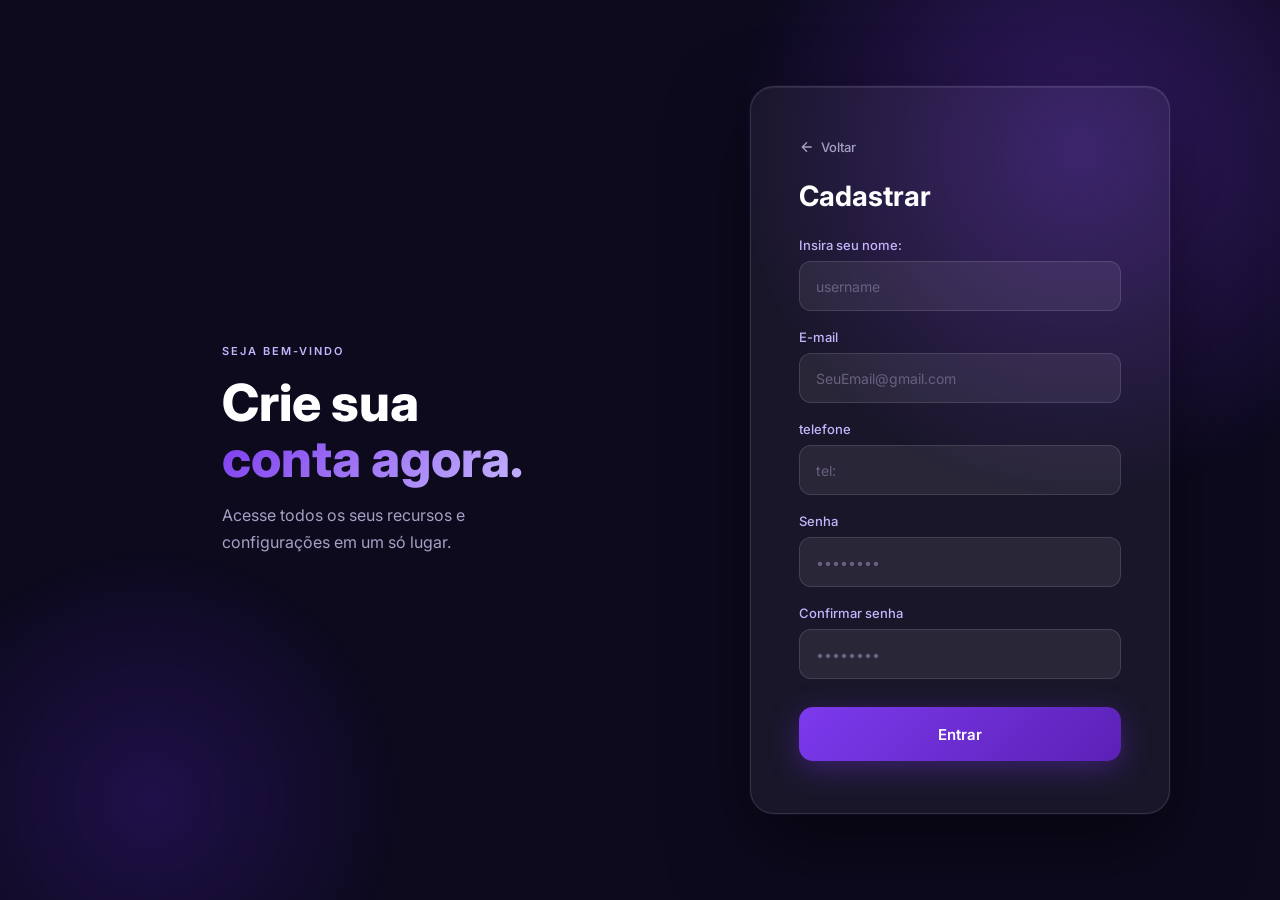
<file: login, cadastro  e esqueceu a senha/cadastro.html>
<!DOCTYPE html>
<html lang="en">
<head>
    <meta charset="UTF-8">
    <meta name="viewport" content="width=device-width, initial-scale=1.0">
    <title>Cadastro</title>
    <link rel="stylesheet" href="cadastro.css">
    <link href="https://fonts.googleapis.com/css2?family=Inter:wght@300;400;500;600;700&display=swap" rel="stylesheet" />
</head>
<body>
    <div class="bg"></div>
    <main class="page">

    <section class="esq">
        <span class="tag">Seja Bem-vindo</span>
        <h1>Crie sua<br><em>conta agora.</em></h1>
        <p>Acesse todos os seus recursos e configurações em um só lugar.</p>
    </section>
        <section class="login">
            <div class="bg-dir"></div>
            <form>
                <a href="login.html" class="back-link">
                <svg width="16" height="16" fill="none" stroke="currentColor" stroke-width="2" viewBox="0 0 24 24">
                <path d="M19 12H5M12 5l-7 7 7 7"/></svg>
                Voltar
                </a>
                <h1>Cadastrar</h1>
                <div class="inputs">
                    
                    <label for="username">Insira seu nome:</label>
                    <input id="username" name="username" type="text" placeholder="username" required>
                    
                    <label for="email">E-mail</label>
                    <input id="email" name="email" type="email" placeholder="SeuEmail@gmail.com" required>

                    <label for="tel">telefone</label>
                    <input id="tel" name="tel" type="text" placeholder="tel:" required>
                    
                    <label for="senha">Senha</label>
                    <input id="senha" name="senha" type="password" placeholder="••••••••" required>
                    
                    <label for="confirmar-senha">Confirmar senha</label>
                    <input id="confirmar-senha" name="confirmar-senha" type="password" placeholder="••••••••" required>

                </div>
                <button type="submit">Entrar</button>
            </form>
        </section>
    </main>
</body>
</html>
</file>
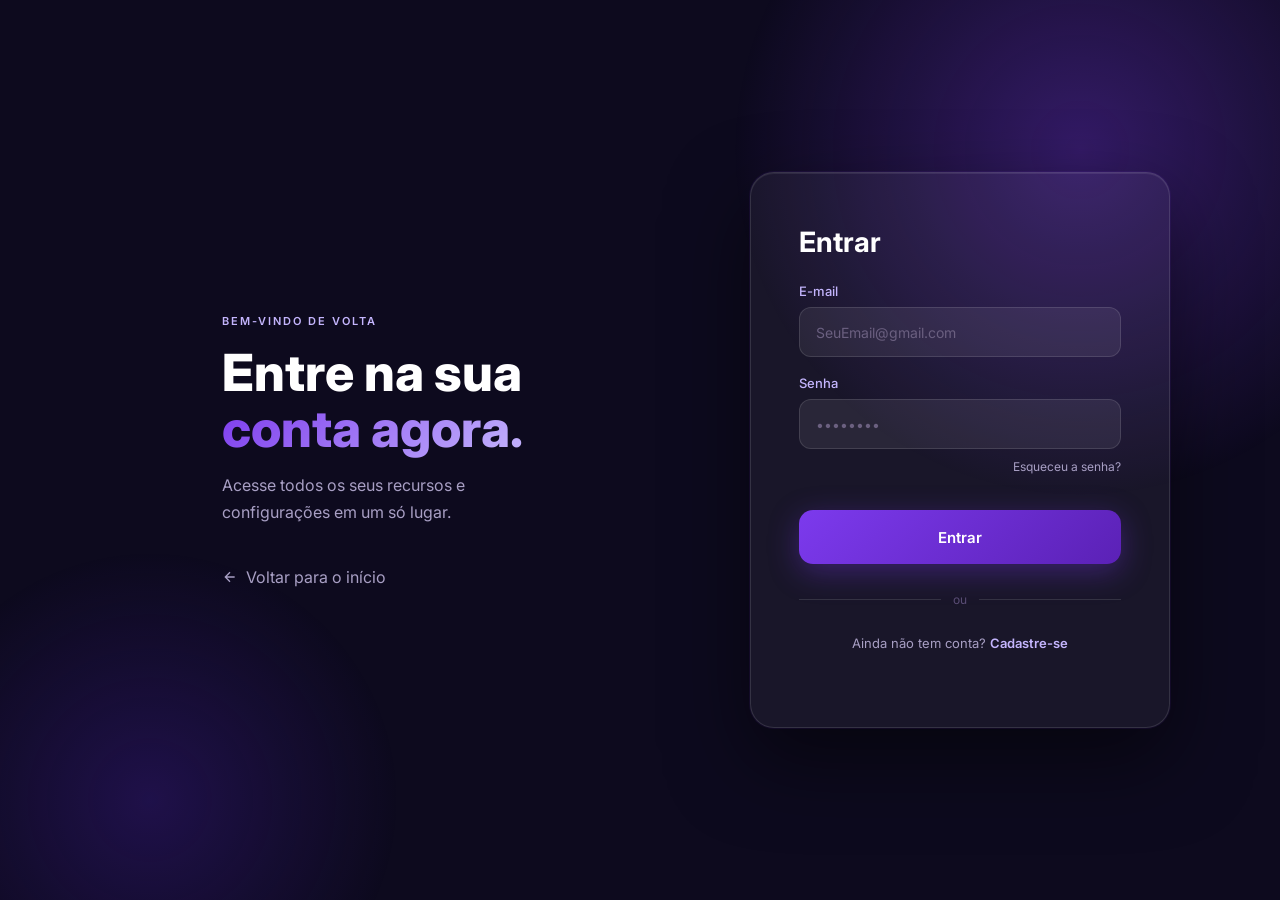
<file: login, cadastro  e esqueceu a senha/login.html>
<!DOCTYPE html>
<html lang="en">
<head>
    <meta charset="UTF-8">
    <meta name="viewport" content="width=device-width, initial-scale=1.0">
    <title>Login</title>
    <link rel="stylesheet" href="login.css">
    <link href="https://fonts.googleapis.com/css2?family=Inter:wght@300;400;500;600;700&display=swap" rel="stylesheet" />
</head>
<body>
    <div class="bg"></div>
    <main class="page">

    <section class="esq">
        <span class="tag">Bem-vindo de volta</span>
        <h1>Entre na sua<br><em>conta agora.</em></h1>
        <p>Acesse todos os seus recursos e configurações em um só lugar.</p>
        <a href="../index.html" class="back-link">
        <svg width="16" height="16" fill="none" stroke="currentColor" stroke-width="2" viewBox="0 0 24 24">
            <path d="M19 12H5M12 5l-7 7 7 7"/>
        </svg>
        Voltar para o início
        </a>
    </section>
        <section class="login">
            <div class="bg-dir"></div>
            <form>
                <h1>Entrar</h1>
                <div class="inputs">
                    <label for="email">E-mail</label>
                    <input id="email" name="email" type="email" placeholder="SeuEmail@gmail.com" required>

                    <label for="senha">Senha</label>
                    <input id="senha" name="senha" type="password" placeholder="••••••••" required>
                    <a href="recuperar-senha.html" class="forgot">Esqueceu a senha?</a>
                    <button type="submit">Entrar</button>
                    <div class="divider">ou</div>
    
                    <p class="signup-nudge">
                    Ainda não tem conta? <a href="cadastro.html">Cadastre-se</a>
                    </p>
                </div>
                </div>
            </form>
        </section>
    </main>
</body>
</html>
</file>
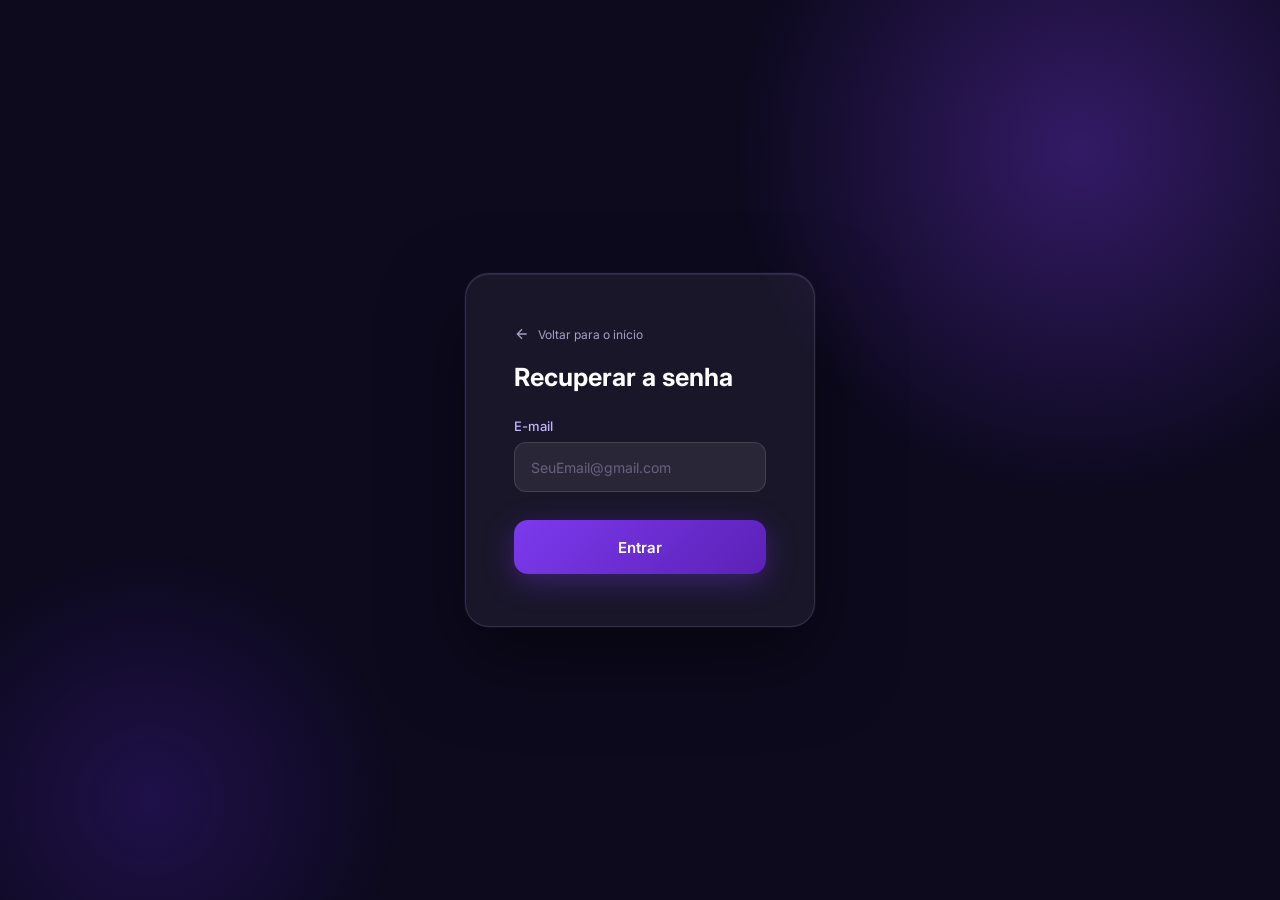
<file: login, cadastro  e esqueceu a senha/recuperar-senha.html>
<!DOCTYPE html>
<html lang="en">
<head>
    <meta charset="UTF-8">
    <meta name="viewport" content="width=device-width, initial-scale=1.0">
    <title>Recuperar senha</title>
    <link rel="stylesheet" href="rec.css">
    <link href="https://fonts.googleapis.com/css2?family=Inter:wght@300;400;500;600;700&display=swap" rel="stylesheet" />
</head>
<body>
    <div class="bg"></div>
    <main class="page">
    <section class="login">
        <div class="bg-dir"></div>
        <form>
                <a href="login.html" class="back-link">
                <svg width="16" height="16" fill="none" stroke="currentColor" stroke-width="2" viewBox="0 0 24 24">
                    <path d="M19 12H5M12 5l-7 7 7 7"/>
                </svg>
                Voltar para o início
                </a>
                <h1>Recuperar a senha</h1>
                <div class="inputs">
                    <label for="email">E-mail</label>
                    <input id="email" name="email" type="email" placeholder="SeuEmail@gmail.com" required>
                    
                </div>
                    <button type="submit">Entrar</button>
            </form>
        </section>
    </main>
</body>
</html>
</file>
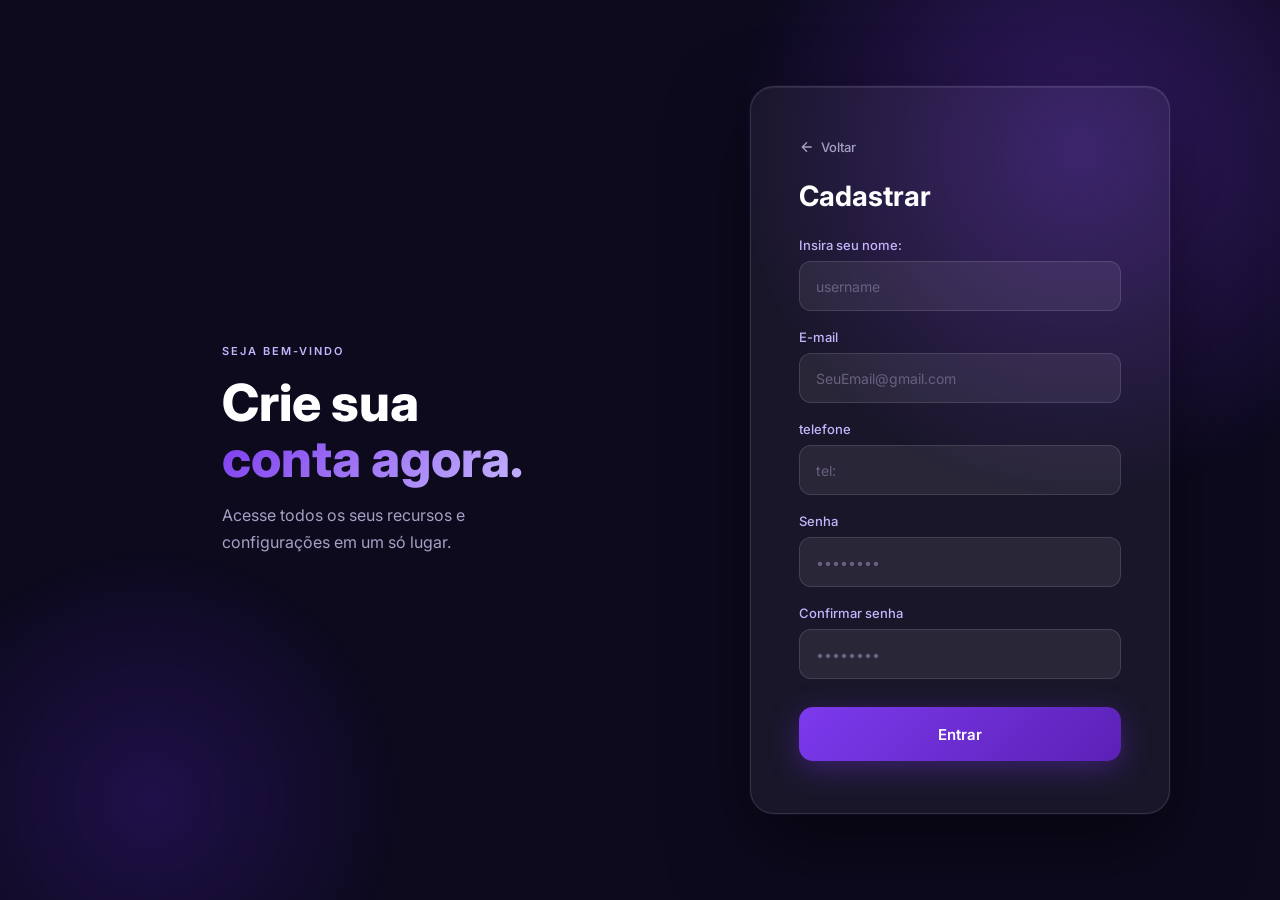
<file: pages/Login/cadastro.html>
<!DOCTYPE html>
<html lang="en">
<head>
    <meta charset="UTF-8">
    <meta name="viewport" content="width=device-width, initial-scale=1.0">
    <title>Cadastro</title>
    <link rel="stylesheet" href="../../assets/Css/cadastro.css">
    <link href="https://fonts.googleapis.com/css2?family=Inter:wght@300;400;500;600;700&display=swap" rel="stylesheet" />
</head>
<body>
    <div class="bg"></div>
    <main class="page">

    <section class="esq">
        <span class="tag">Seja Bem-vindo</span>
        <h1>Crie sua<br><em>conta agora.</em></h1>
        <p>Acesse todos os seus recursos e configurações em um só lugar.</p>
    </section>
        <section class="login">
            <div class="bg-dir"></div>
            <form>
                <a href="login.html" class="back-link">
                <svg width="16" height="16" fill="none" stroke="currentColor" stroke-width="2" viewBox="0 0 24 24">
                <path d="M19 12H5M12 5l-7 7 7 7"/></svg>
                Voltar
                </a>
                <h1>Cadastrar</h1>
                <div class="inputs">
                    
                    <label for="username">Insira seu nome:</label>
                    <input id="username" name="username" type="text" placeholder="username" required>
                    
                    <label for="email">E-mail</label>
                    <input id="email" name="email" type="email" placeholder="SeuEmail@gmail.com" required>

                    <label for="tel">telefone</label>
                    <input id="tel" name="tel" type="text" placeholder="tel:" required>
                    
                    <label for="senha">Senha</label>
                    <input id="senha" name="senha" type="password" placeholder="••••••••" required>
                    
                    <label for="confirmar-senha">Confirmar senha</label>
                    <input id="confirmar-senha" name="confirmar-senha" type="password" placeholder="••••••••" required>

                </div>
                <button type="submit">Entrar</button>
            </form>
        </section>
    </main>
</body>
</html>
</file>
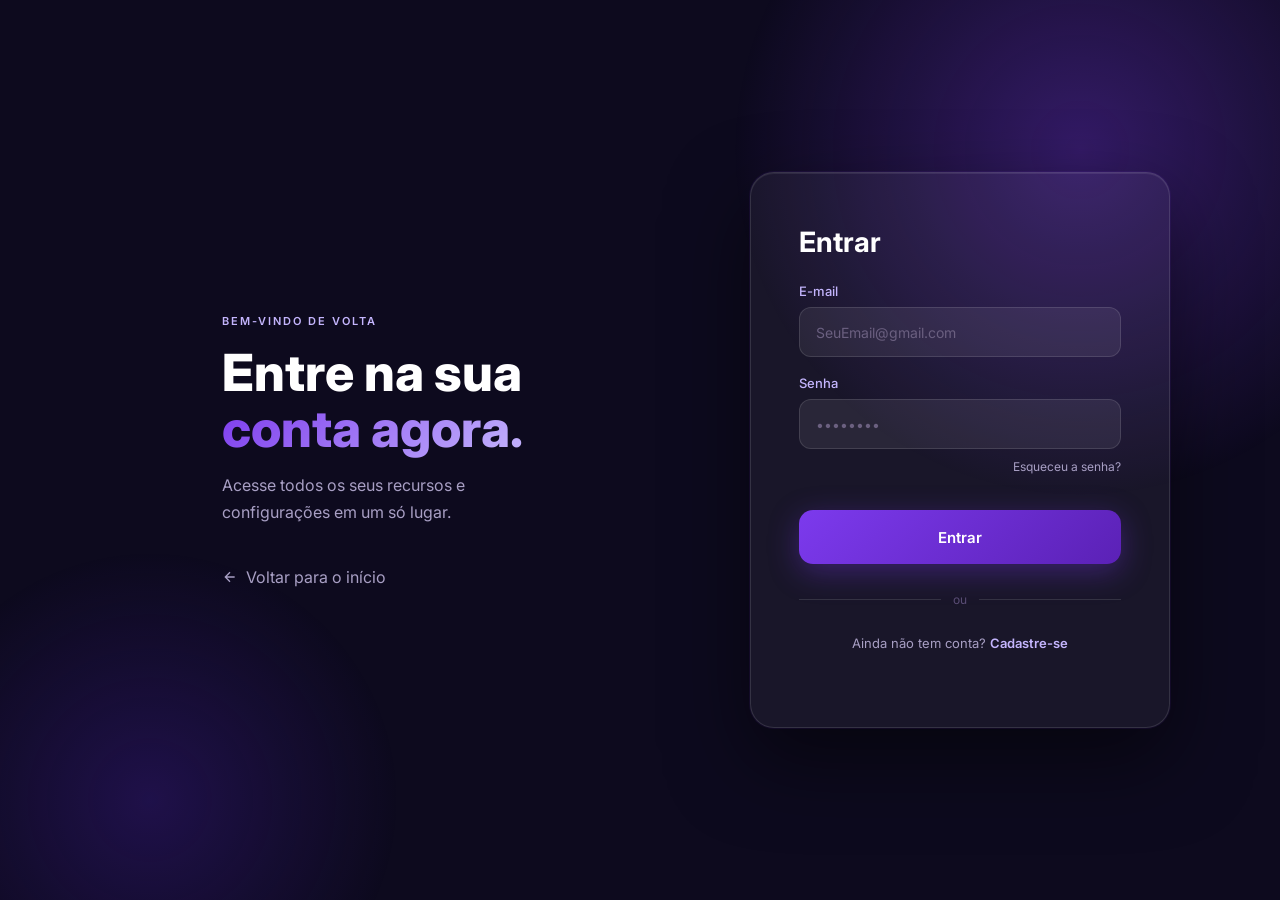
<file: pages/Login/login.html>
<!DOCTYPE html>
<html lang="en">
<head>
    <meta charset="UTF-8">
    <meta name="viewport" content="width=device-width, initial-scale=1.0">
    <title>Login</title>
    <link rel="stylesheet" href="../../assets/Css/login.css">
    <link href="https://fonts.googleapis.com/css2?family=Inter:wght@300;400;500;600;700&display=swap" rel="stylesheet" />
</head>
<body>
    <div class="bg"></div>
    <main class="page">

    <section class="esq">
        <span class="tag">Bem-vindo de volta</span>
        <h1>Entre na sua<br><em>conta agora.</em></h1>
        <p>Acesse todos os seus recursos e configurações em um só lugar.</p>
        <a href="../index.html" class="back-link">
        <svg width="16" height="16" fill="none" stroke="currentColor" stroke-width="2" viewBox="0 0 24 24">
            <path d="M19 12H5M12 5l-7 7 7 7"/>
        </svg>
        Voltar para o início
        </a>
    </section>
        <section class="login">
            <div class="bg-dir"></div>
            <form>
                <h1>Entrar</h1>
                <div class="inputs">
                    <label for="email">E-mail</label>
                    <input id="email" name="email" type="email" placeholder="SeuEmail@gmail.com" required>

                    <label for="senha">Senha</label>
                    <input id="senha" name="senha" type="password" placeholder="••••••••" required>
                    <a href="recuperar-senha.html" class="forgot">Esqueceu a senha?</a>
                    <button type="submit">Entrar</button>
                    <div class="divider">ou</div>
    
                    <p class="signup-nudge">
                    Ainda não tem conta? <a href="cadastro.html">Cadastre-se</a>
                    </p>
                </div>
                </div>
            </form>
        </section>
    </main>
</body>
</html>
</file>
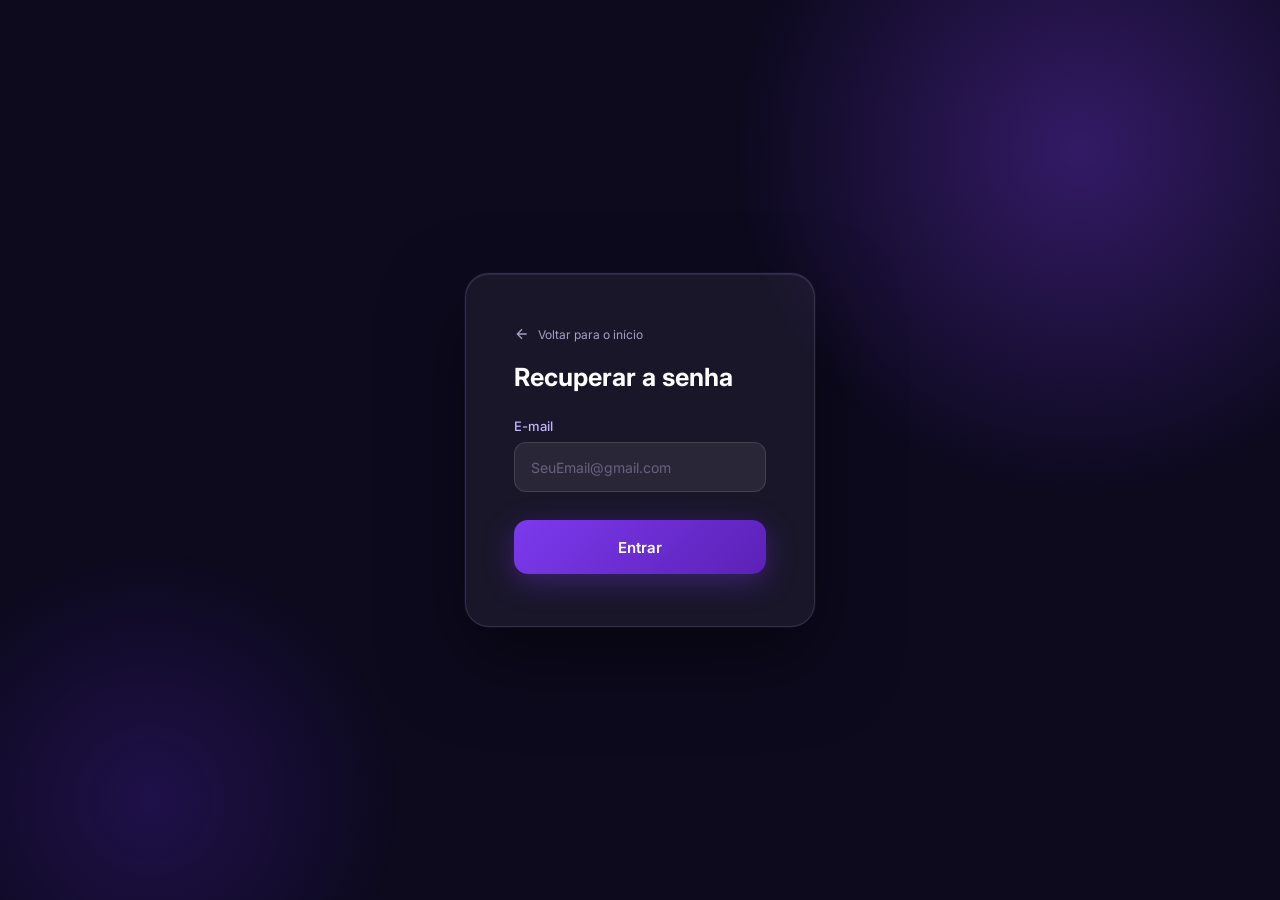
<file: pages/Login/recuperar-senha.html>
<!DOCTYPE html>
<html lang="en">
<head>
    <meta charset="UTF-8">
    <meta name="viewport" content="width=device-width, initial-scale=1.0">
    <title>Recuperar senha</title>
    <link rel="stylesheet" href="../../assets/Css/rec.css">
    <link href="https://fonts.googleapis.com/css2?family=Inter:wght@300;400;500;600;700&display=swap" rel="stylesheet" />
</head>
<body>
    <div class="bg"></div>
    <main class="page">
    <section class="login">
        <div class="bg-dir"></div>
        <form>
                <a href="login.html" class="back-link">
                <svg width="16" height="16" fill="none" stroke="currentColor" stroke-width="2" viewBox="0 0 24 24">
                    <path d="M19 12H5M12 5l-7 7 7 7"/>
                </svg>
                Voltar para o início
                </a>
                <h1>Recuperar a senha</h1>
                <div class="inputs">
                    <label for="email">E-mail</label>
                    <input id="email" name="email" type="email" placeholder="SeuEmail@gmail.com" required>
                    
                </div>
                    <button type="submit">Entrar</button>
            </form>
        </section>
    </main>
</body>
</html>
</file>
<file: login, cadastro  e esqueceu a senha/cadastro.css>
*,
*::before,
*::after {
    margin: 0;
    padding: 0;
    box-sizing: border-box;
}


:root {
    --navy: #0D0A1E;
    --purple: #7C3AED;
    --purple2: #9F67F5;
    --lilac: #C4B5FD;
    --white: #FFFFFF;
    --muted: #A89FC4;
    --glass-bg: rgba(255, 255, 255, 0.05);
    --glass-border: rgba(255, 255, 255, 0.12);
    --input-bg: rgba(255, 255, 255, 0.07);
    --error: #F87171;
}


html,
body {
    width: 100%;
    height: 100%;
    overflow: hidden;
    font-family: 'Inter', sans-serif;
    background: var(--navy);
    color: var(--white);
}


.bg {
    position: fixed;
    inset: 0;
    overflow: hidden;
}

.bg::before {
    content: "";
    position: absolute;
    top: -200px;
    right: -150px;

    width: 700px;
    height: 700px;

    border-radius: 50%;

    background: radial-gradient(
        circle,
        #7C3AED 0%,
        transparent 70%
    );

    opacity: 0.35;

    animation: drift1 12s ease-in-out infinite alternate;
}

.bg::after {
    content: "";
    position: absolute;
    bottom: -150px;
    left: -100px;

    width: 500px;
    height: 500px;

    border-radius: 50%;

    background: radial-gradient(
        circle,
        #3B1B8C 0%,
        transparent 70%
    );

    opacity: 0.4;

    animation: drift2 10s ease-in-out infinite alternate;
}

@keyframes drift1 {
    from {
        transform: translate(0, 0) scale(1);
    }

    to {
        transform: translate(-40px, 60px) scale(1.1);
    }
}

@keyframes drift2 {
    from {
        transform: translate(0, 0) scale(1);
    }

    to {
        transform: translate(50px, -40px) scale(1.15);
    }
}


.page {
    position: relative;
    z-index: 1;

    display: grid;
    grid-template-columns: 1fr 1fr;

    min-height: 100vh;
}


.esq {
    position: relative;
    z-index: 2;

    display: flex;
    flex-direction: column;
    justify-content: center;

    padding: 64px 72px;
    margin-left: 150px;
}

.tag {
    display: inline-flex;
    align-items: center;
    gap: 12px;

    margin-bottom: 16px;

    color: var(--lilac);
    font-size: 11px;
    font-weight: 600;
    letter-spacing: 0.18em;
    text-transform: uppercase;
}

.esq h1 {
    font-size: clamp(36px, 4vw, 56px);
    font-weight: 800;
    line-height: 1.1;

    margin-bottom: 16px;
}

.esq h1 em {
    font-style: normal;

    background: linear-gradient(
        135deg,
        var(--purple),
        var(--lilac)
    );

    -webkit-background-clip: text;
    -webkit-text-fill-color: transparent;
    background-clip: text;
}

.esq p {
    max-width: 420px;

    color: var(--muted);
    font-size: 16px;
    line-height: 1.7;
}

.login {
    position: relative;

    display: flex;
    justify-content: center;
    align-items: center;

    padding: 40px;
}

.bg-dir {
  position: absolute;
  inset: 0;
}

form {
    position: relative;
    z-index: 2;

    width: 100%;
    max-width: 420px;

    padding: 52px 48px;

    background: var(--glass-bg);
    border: 1px solid var(--glass-border);
    border-radius: 24px;

    box-shadow:
        0 0 0 1px rgba(124, 58, 237, 0.08),
        0 32px 80px rgba(0, 0, 0, 0.5),
        inset 0 1px 0 rgba(255, 255, 255, 0.08);
}
.back-link {
    display: inline-flex;
    align-items: center;
    gap: 6px;

    margin-bottom: 24px;

    color: var(--muted);
    font-size: 13px;
    font-weight: 500;
    text-decoration: none;

    transition: color .2s ease, gap .2s ease;
}

.back-link:hover {
    color: var(--lilac);
    gap: 10px;
}
.login h1 {
    font-size: 28px;
    font-weight: 700;

    margin-bottom: 6px;
}

.login p {
    color: var(--muted);
    margin-bottom: 24px;
}


.inputs {
    display: flex;
    flex-direction: column;
}

.inputs label {
    margin-top: 18px;
    margin-bottom: 8px;

    color: var(--lilac);
    font-size: 13px;
    font-weight: 500;
}

.inputs input {
    width: 100%;
    height: 50px;

    padding: 0 16px;

    border: 1px solid var(--glass-border);
    border-radius: 12px;

    background: var(--input-bg);
    color: var(--white);

    font-size: 14px;
    font-family: inherit;

    transition: .2s ease;
}

.inputs input::placeholder {
    color: #6B6080;
}

.inputs input:focus {
    outline: none;

    border-color: var(--purple2);

    background: rgba(124, 58, 237, 0.1);

    box-shadow: 0 0 0 3px rgba(124, 58, 237, 0.15);
}
form > button {
    margin-top: 28px;

    width: 100%;
    height: 54px;

    border: none;
    border-radius: 14px;

    cursor: pointer;

    color: var(--white);
    font-size: 15px;
    font-weight: 600;
    font-family: inherit;

    background: linear-gradient(
        135deg,
        #7C3AED,
        #5B21B6
    );

    box-shadow:
        0 8px 30px rgba(124, 58, 237, 0.35);

    transition:
        transform .2s ease,
        box-shadow .2s ease;
}

form > button:hover {
    transform: translateY(-2px);

    box-shadow:
        0 12px 40px rgba(124, 58, 237, 0.5);
}

form > button:active {
    transform: translateY(0);
}

@media (max-width: 768px) {
  .page {
    grid-template-columns: 1fr;
  }

  .esq {
    display: none;
  }

  .login {
    min-height: 100vh;
    padding: 24px;
    align-items: center;
  }

  form {
    padding: 36px 28px;
    text-align: center;
  }

  .inputs input {
    text-align: left; 
  }

  .inputs label {
    text-align: left; 
  }

}
</file>
<file: login, cadastro  e esqueceu a senha/login.css>
*,
*::before,
*::after {
    margin: 0;
    padding: 0;
    box-sizing: border-box;
}


:root {
    --navy: #0D0A1E;
    --purple: #7C3AED;
    --purple2: #9F67F5;
    --lilac: #C4B5FD;
    --white: #FFFFFF;
    --muted: #A89FC4;
    --glass-bg: rgba(255, 255, 255, 0.05);
    --glass-border: rgba(255, 255, 255, 0.12);
    --input-bg: rgba(255, 255, 255, 0.07);
    --error: #F87171;
}


html,
body {
    width: 100%;
    height: 100%;
    overflow: hidden;
    font-family: 'Inter', sans-serif;
    background: var(--navy);
    color: var(--white);
}


.bg {
    position: fixed;
    inset: 0;
    overflow: hidden;
}

.bg::before {
    content: "";
    position: absolute;
    top: -200px;
    right: -150px;

    width: 700px;
    height: 700px;

    border-radius: 50%;

    background: radial-gradient(
        circle,
        #7C3AED 0%,
        transparent 70%
    );

    opacity: 0.35;

    animation: drift1 12s ease-in-out infinite alternate;
}

.bg::after {
    content: "";
    position: absolute;
    bottom: -150px;
    left: -100px;

    width: 500px;
    height: 500px;

    border-radius: 50%;

    background: radial-gradient(
        circle,
        #3B1B8C 0%,
        transparent 70%
    );

    opacity: 0.4;

    animation: drift2 10s ease-in-out infinite alternate;
}

@keyframes drift1 {
    from {
        transform: translate(0, 0) scale(1);
    }

    to {
        transform: translate(-40px, 60px) scale(1.1);
    }
}

@keyframes drift2 {
    from {
        transform: translate(0, 0) scale(1);
    }

    to {
        transform: translate(50px, -40px) scale(1.15);
    }
}


.page {
    position: relative;
    z-index: 1;

    display: grid;
    grid-template-columns: 1fr 1fr;

    min-height: 100vh;
}


.esq {
    position: relative;
    z-index: 2;

    display: flex;
    flex-direction: column;
    justify-content: center;

    padding: 64px 72px;
    margin-left: 150px;
}

.tag {
    display: inline-flex;
    align-items: center;
    gap: 12px;

    margin-bottom: 16px;

    color: var(--lilac);
    font-size: 11px;
    font-weight: 600;
    letter-spacing: 0.18em;
    text-transform: uppercase;
}

.esq h1 {
    font-size: clamp(36px, 4vw, 56px);
    font-weight: 800;
    line-height: 1.1;

    margin-bottom: 16px;
}

.esq h1 em {
    font-style: normal;

    background: linear-gradient(
        135deg,
        var(--purple),
        var(--lilac)
    );

    -webkit-background-clip: text;
    -webkit-text-fill-color: transparent;
    background-clip: text;
}

.esq p {
    max-width: 420px;

    color: var(--muted);
    font-size: 16px;
    line-height: 1.7;
}


.back-link {
    display: inline-flex;
    align-items: center;
    gap: 8px;

    width: fit-content;

    margin-top: 40px;

    color: var(--muted);
    text-decoration: none;

    transition: color .2s ease;
}

.back-link:hover {
    color: var(--white);
}

.back-link svg {
    transition: transform .2s ease;
}

.back-link:hover svg {
    transform: translateX(-4px);
}


.login {
    position: relative;

    display: flex;
    justify-content: center;
    align-items: center;

    padding: 40px;
}

.bg-dir {
  position: absolute;
  inset: 0;
}

form {
    position: relative;
    z-index: 2;

    width: 100%;
    max-width: 420px;

    padding: 52px 48px;

    background: var(--glass-bg);
    border: 1px solid var(--glass-border);
    border-radius: 24px;

    box-shadow:
        0 0 0 1px rgba(124, 58, 237, 0.08),
        0 32px 80px rgba(0, 0, 0, 0.5),
        inset 0 1px 0 rgba(255, 255, 255, 0.08);
}
.login h1 {
    font-size: 28px;
    font-weight: 700;

    margin-bottom: 6px;
}

.login p {
    color: var(--muted);
    margin-bottom: 24px;
}


.inputs {
    display: flex;
    flex-direction: column;
}

.inputs label {
    margin-top: 18px;
    margin-bottom: 8px;

    color: var(--lilac);
    font-size: 13px;
    font-weight: 500;
}

.inputs input {
    width: 100%;
    height: 50px;

    padding: 0 16px;

    border: 1px solid var(--glass-border);
    border-radius: 12px;

    background: var(--input-bg);
    color: var(--white);

    font-size: 14px;
    font-family: inherit;

    transition: .2s ease;
}

.inputs input::placeholder {
    color: #6B6080;
}

.inputs input:focus {
    outline: none;

    border-color: var(--purple2);

    background: rgba(124, 58, 237, 0.1);

    box-shadow: 0 0 0 3px rgba(124, 58, 237, 0.15);
}


.forgot {
    display: block;

    margin-top: 10px;
    margin-bottom: 28px;

    text-align: right;

    color: var(--muted);
    font-size: 12px;
    text-decoration: none;
}

.forgot:hover {
    color: var(--lilac);
}


.inputs button {
    margin-top: 8px;

    width: 100%;
    height: 54px;

    border: none;
    border-radius: 14px;

    cursor: pointer;

    color: var(--white);
    font-size: 15px;
    font-weight: 600;
    font-family: inherit;

    background: linear-gradient(
        135deg,
        #7C3AED,
        #5B21B6
    );

    box-shadow:
        0 8px 30px rgba(124, 58, 237, 0.35);

    transition:
        transform .2s ease,
        box-shadow .2s ease;
}

.inputs button:hover {
    transform: translateY(-2px);

    box-shadow:
        0 12px 40px rgba(124, 58, 237, 0.5);
}

.inputs button:active {
    transform: translateY(0);
}

.divider {
    display: flex;
    align-items: center;
    gap: 12px;

    margin: 28px 0;

    color: #5A4D75;
    font-size: 12px;
}

.divider::before,
.divider::after {
    content: "";

    flex: 1;
    height: 1px;

    background: var(--glass-border);
}


.signup-nudge {
    text-align: center;

    color: var(--muted);
    font-size: 13px;
}

.signup-nudge a {
    color: var(--lilac);
    font-weight: 600;
    text-decoration: none;
}

.signup-nudge a:hover {
    color: var(--white);
}
@media (max-width: 768px) {
  .page {
    grid-template-columns: 1fr;
  }

  .esq {
    display: none;
  }

  .login {
    min-height: 100vh;
    padding: 24px;
    align-items: center;
  }

  form {
    padding: 36px 28px;
    text-align: center;
  }

  .inputs input {
    text-align: left; 
  }

  .inputs label {
    text-align: left; 
  }

  .forgot {
    text-align: center;
  }
}
</file>
<file: login, cadastro  e esqueceu a senha/rec.css>
*,
*::before,
*::after {
    margin: 0;
    padding: 0;
    box-sizing: border-box;
}


:root {
    --navy: #0D0A1E;
    --purple: #7C3AED;
    --purple2: #9F67F5;
    --lilac: #C4B5FD;
    --white: #FFFFFF;
    --muted: #A89FC4;
    --glass-bg: rgba(255, 255, 255, 0.05);
    --glass-border: rgba(255, 255, 255, 0.12);
    --input-bg: rgba(255, 255, 255, 0.07);
    --error: #F87171;
}


html,
body {
    width: 100%;
    height: 100%;
    overflow: hidden;
    font-family: 'Inter', sans-serif;
    background: var(--navy);
    color: var(--white);
}


.bg {
    position: fixed;
    inset: 0;
    overflow: hidden;
}

.bg::before {
    content: "";
    position: absolute;
    top: -200px;
    right: -150px;

    width: 700px;
    height: 700px;

    border-radius: 50%;

    background: radial-gradient(
        circle,
        #7C3AED 0%,
        transparent 70%
    );

    opacity: 0.35;

    animation: drift1 12s ease-in-out infinite alternate;
}

.bg::after {
    content: "";
    position: absolute;
    bottom: -150px;
    left: -100px;

    width: 500px;
    height: 500px;

    border-radius: 50%;

    background: radial-gradient(
        circle,
        #3B1B8C 0%,
        transparent 70%
    );

    opacity: 0.4;

    animation: drift2 10s ease-in-out infinite alternate;
}

@keyframes drift1 {
    from {
        transform: translate(0, 0) scale(1);
    }

    to {
        transform: translate(-40px, 60px) scale(1.1);
    }
}

@keyframes drift2 {
    from {
        transform: translate(0, 0) scale(1);
    }

    to {
        transform: translate(50px, -40px) scale(1.15);
    }
}


.page {
    z-index: 1;
    display: flex;
    justify-content: center;
    align-items: center;
    min-height: 100vh;
}

.back-link {
    display: inline-flex;
    align-items: center;
    gap: 8px;

    width: fit-content;
    font-size: 12px;
    margin-top: 0px;
    margin-bottom: 20px;

    color: var(--muted);
    text-decoration: none;

    transition: color .2s ease;
}

.back-link:hover {
    color: var(--white);
}

.back-link svg {
    transition: transform .2s ease;
}

.back-link:hover svg {
    transform: translateX(-4px);
}


.login {
    position: relative;

    display: flex;
    justify-content: center;
    align-items: center;

    padding: 40px;
}

form {
    position: relative;
    z-index: 2;

    width: 100%;
    max-width: 600px;

    padding: 52px 48px;

    background: var(--glass-bg);
    border: 1px solid var(--glass-border);
    border-radius: 24px;

    box-shadow:
        0 0 0 1px rgba(124, 58, 237, 0.08),
        0 32px 80px rgba(0, 0, 0, 0.5),
        inset 0 1px 0 rgba(255, 255, 255, 0.08);
}
.login h1 {
    font-size: 25px;
    font-weight: 700;

    margin-bottom: 8px;
}

.login p {
    color: var(--muted);
    margin-bottom: 24px;
}


.inputs {
    display: flex;
    flex-direction: column;
}

.inputs label {
    margin-top: 18px;
    margin-bottom: 8px;

    color: var(--lilac);
    font-size: 13px;
    font-weight: 500;
}

.inputs input {
    width: 100%;
    height: 50px;

    padding: 0 16px;

    border: 1px solid var(--glass-border);
    border-radius: 12px;

    background: var(--input-bg);
    color: var(--white);

    font-size: 14px;
    font-family: inherit;

    transition: .2s ease;
}

.inputs input::placeholder {
    color: #6B6080;
}

.inputs input:focus {
    outline: none;

    border-color: var(--purple2);

    background: rgba(124, 58, 237, 0.1);

    box-shadow: 0 0 0 3px rgba(124, 58, 237, 0.15);
}

form > button {
    margin-top: 28px;

    width: 100%;
    height: 54px;

    border: none;
    border-radius: 14px;

    cursor: pointer;

    color: var(--white);
    font-size: 15px;
    font-weight: 600;
    font-family: inherit;

    background: linear-gradient(
        135deg,
        #7C3AED,
        #5B21B6
    );

    box-shadow:
        0 8px 30px rgba(124, 58, 237, 0.35);

    transition:
        transform .2s ease,
        box-shadow .2s ease;
}

form > button:hover {
    transform: translateY(-2px);

    box-shadow:
        0 12px 40px rgba(124, 58, 237, 0.5);
}

form > button:active {
    transform: translateY(0);
}

@media (max-width: 768px) {
  .page {
    grid-template-columns: 1fr;
  }

  .login {
    min-height: 100vh;
    padding: 24px;
    align-items: center;
  }

  form {
    padding: 36px 28px;
    text-align: center;
  }

  .inputs input {
    text-align: left; 
  }

  .inputs label {
    text-align: left; 
  }

}
</file>
<file: assets/Css/cadastro.css>
*,
*::before,
*::after {
    margin: 0;
    padding: 0;
    box-sizing: border-box;
}


:root {
    --navy: #0D0A1E;
    --purple: #7C3AED;
    --purple2: #9F67F5;
    --lilac: #C4B5FD;
    --white: #FFFFFF;
    --muted: #A89FC4;
    --glass-bg: rgba(255, 255, 255, 0.05);
    --glass-border: rgba(255, 255, 255, 0.12);
    --input-bg: rgba(255, 255, 255, 0.07);
    --error: #F87171;
}


html,
body {
    width: 100%;
    height: 100%;
    overflow: hidden;
    font-family: 'Inter', sans-serif;
    background: var(--navy);
    color: var(--white);
}


.bg {
    position: fixed;
    inset: 0;
    overflow: hidden;
}

.bg::before {
    content: "";
    position: absolute;
    top: -200px;
    right: -150px;

    width: 700px;
    height: 700px;

    border-radius: 50%;

    background: radial-gradient(
        circle,
        #7C3AED 0%,
        transparent 70%
    );

    opacity: 0.35;

    animation: drift1 12s ease-in-out infinite alternate;
}

.bg::after {
    content: "";
    position: absolute;
    bottom: -150px;
    left: -100px;

    width: 500px;
    height: 500px;

    border-radius: 50%;

    background: radial-gradient(
        circle,
        #3B1B8C 0%,
        transparent 70%
    );

    opacity: 0.4;

    animation: drift2 10s ease-in-out infinite alternate;
}

@keyframes drift1 {
    from {
        transform: translate(0, 0) scale(1);
    }

    to {
        transform: translate(-40px, 60px) scale(1.1);
    }
}

@keyframes drift2 {
    from {
        transform: translate(0, 0) scale(1);
    }

    to {
        transform: translate(50px, -40px) scale(1.15);
    }
}


.page {
    position: relative;
    z-index: 1;

    display: grid;
    grid-template-columns: 1fr 1fr;

    min-height: 100vh;
}


.esq {
    position: relative;
    z-index: 2;

    display: flex;
    flex-direction: column;
    justify-content: center;

    padding: 64px 72px;
    margin-left: 150px;
}

.tag {
    display: inline-flex;
    align-items: center;
    gap: 12px;

    margin-bottom: 16px;

    color: var(--lilac);
    font-size: 11px;
    font-weight: 600;
    letter-spacing: 0.18em;
    text-transform: uppercase;
}

.esq h1 {
    font-size: clamp(36px, 4vw, 56px);
    font-weight: 800;
    line-height: 1.1;

    margin-bottom: 16px;
}

.esq h1 em {
    font-style: normal;

    background: linear-gradient(
        135deg,
        var(--purple),
        var(--lilac)
    );

    -webkit-background-clip: text;
    -webkit-text-fill-color: transparent;
    background-clip: text;
}

.esq p {
    max-width: 420px;

    color: var(--muted);
    font-size: 16px;
    line-height: 1.7;
}

.login {
    position: relative;

    display: flex;
    justify-content: center;
    align-items: center;

    padding: 40px;
}

.bg-dir {
  position: absolute;
  inset: 0;
}

form {
    position: relative;
    z-index: 2;

    width: 100%;
    max-width: 420px;

    padding: 52px 48px;

    background: var(--glass-bg);
    border: 1px solid var(--glass-border);
    border-radius: 24px;

    box-shadow:
        0 0 0 1px rgba(124, 58, 237, 0.08),
        0 32px 80px rgba(0, 0, 0, 0.5),
        inset 0 1px 0 rgba(255, 255, 255, 0.08);
}
.back-link {
    display: inline-flex;
    align-items: center;
    gap: 6px;

    margin-bottom: 24px;

    color: var(--muted);
    font-size: 13px;
    font-weight: 500;
    text-decoration: none;

    transition: color .2s ease, gap .2s ease;
}

.back-link:hover {
    color: var(--lilac);
    gap: 10px;
}
.login h1 {
    font-size: 28px;
    font-weight: 700;

    margin-bottom: 6px;
}

.login p {
    color: var(--muted);
    margin-bottom: 24px;
}


.inputs {
    display: flex;
    flex-direction: column;
}

.inputs label {
    margin-top: 18px;
    margin-bottom: 8px;

    color: var(--lilac);
    font-size: 13px;
    font-weight: 500;
}

.inputs input {
    width: 100%;
    height: 50px;

    padding: 0 16px;

    border: 1px solid var(--glass-border);
    border-radius: 12px;

    background: var(--input-bg);
    color: var(--white);

    font-size: 14px;
    font-family: inherit;

    transition: .2s ease;
}

.inputs input::placeholder {
    color: #6B6080;
}

.inputs input:focus {
    outline: none;

    border-color: var(--purple2);

    background: rgba(124, 58, 237, 0.1);

    box-shadow: 0 0 0 3px rgba(124, 58, 237, 0.15);
}
form > button {
    margin-top: 28px;

    width: 100%;
    height: 54px;

    border: none;
    border-radius: 14px;

    cursor: pointer;

    color: var(--white);
    font-size: 15px;
    font-weight: 600;
    font-family: inherit;

    background: linear-gradient(
        135deg,
        #7C3AED,
        #5B21B6
    );

    box-shadow:
        0 8px 30px rgba(124, 58, 237, 0.35);

    transition:
        transform .2s ease,
        box-shadow .2s ease;
}

form > button:hover {
    transform: translateY(-2px);

    box-shadow:
        0 12px 40px rgba(124, 58, 237, 0.5);
}

form > button:active {
    transform: translateY(0);
}

@media (max-width: 768px) {
  .page {
    grid-template-columns: 1fr;
  }

  .esq {
    display: none;
  }

  .login {
    min-height: 100vh;
    padding: 24px;
    align-items: center;
  }

  form {
    padding: 36px 28px;
    text-align: center;
  }

  .inputs input {
    text-align: left; 
  }

  .inputs label {
    text-align: left; 
  }

}
</file>
<file: assets/Css/login.css>
*,
*::before,
*::after {
    margin: 0;
    padding: 0;
    box-sizing: border-box;
}


:root {
    --navy: #0D0A1E;
    --purple: #7C3AED;
    --purple2: #9F67F5;
    --lilac: #C4B5FD;
    --white: #FFFFFF;
    --muted: #A89FC4;
    --glass-bg: rgba(255, 255, 255, 0.05);
    --glass-border: rgba(255, 255, 255, 0.12);
    --input-bg: rgba(255, 255, 255, 0.07);
    --error: #F87171;
}


html,
body {
    width: 100%;
    height: 100%;
    overflow: hidden;
    font-family: 'Inter', sans-serif;
    background: var(--navy);
    color: var(--white);
}


.bg {
    position: fixed;
    inset: 0;
    overflow: hidden;
}

.bg::before {
    content: "";
    position: absolute;
    top: -200px;
    right: -150px;

    width: 700px;
    height: 700px;

    border-radius: 50%;

    background: radial-gradient(
        circle,
        #7C3AED 0%,
        transparent 70%
    );

    opacity: 0.35;

    animation: drift1 12s ease-in-out infinite alternate;
}

.bg::after {
    content: "";
    position: absolute;
    bottom: -150px;
    left: -100px;

    width: 500px;
    height: 500px;

    border-radius: 50%;

    background: radial-gradient(
        circle,
        #3B1B8C 0%,
        transparent 70%
    );

    opacity: 0.4;

    animation: drift2 10s ease-in-out infinite alternate;
}

@keyframes drift1 {
    from {
        transform: translate(0, 0) scale(1);
    }

    to {
        transform: translate(-40px, 60px) scale(1.1);
    }
}

@keyframes drift2 {
    from {
        transform: translate(0, 0) scale(1);
    }

    to {
        transform: translate(50px, -40px) scale(1.15);
    }
}


.page {
    position: relative;
    z-index: 1;

    display: grid;
    grid-template-columns: 1fr 1fr;

    min-height: 100vh;
}


.esq {
    position: relative;
    z-index: 2;

    display: flex;
    flex-direction: column;
    justify-content: center;

    padding: 64px 72px;
    margin-left: 150px;
}

.tag {
    display: inline-flex;
    align-items: center;
    gap: 12px;

    margin-bottom: 16px;

    color: var(--lilac);
    font-size: 11px;
    font-weight: 600;
    letter-spacing: 0.18em;
    text-transform: uppercase;
}

.esq h1 {
    font-size: clamp(36px, 4vw, 56px);
    font-weight: 800;
    line-height: 1.1;

    margin-bottom: 16px;
}

.esq h1 em {
    font-style: normal;

    background: linear-gradient(
        135deg,
        var(--purple),
        var(--lilac)
    );

    -webkit-background-clip: text;
    -webkit-text-fill-color: transparent;
    background-clip: text;
}

.esq p {
    max-width: 420px;

    color: var(--muted);
    font-size: 16px;
    line-height: 1.7;
}


.back-link {
    display: inline-flex;
    align-items: center;
    gap: 8px;

    width: fit-content;

    margin-top: 40px;

    color: var(--muted);
    text-decoration: none;

    transition: color .2s ease;
}

.back-link:hover {
    color: var(--white);
}

.back-link svg {
    transition: transform .2s ease;
}

.back-link:hover svg {
    transform: translateX(-4px);
}


.login {
    position: relative;

    display: flex;
    justify-content: center;
    align-items: center;

    padding: 40px;
}

.bg-dir {
  position: absolute;
  inset: 0;
}

form {
    position: relative;
    z-index: 2;

    width: 100%;
    max-width: 420px;

    padding: 52px 48px;

    background: var(--glass-bg);
    border: 1px solid var(--glass-border);
    border-radius: 24px;

    box-shadow:
        0 0 0 1px rgba(124, 58, 237, 0.08),
        0 32px 80px rgba(0, 0, 0, 0.5),
        inset 0 1px 0 rgba(255, 255, 255, 0.08);
}
.login h1 {
    font-size: 28px;
    font-weight: 700;

    margin-bottom: 6px;
}

.login p {
    color: var(--muted);
    margin-bottom: 24px;
}


.inputs {
    display: flex;
    flex-direction: column;
}

.inputs label {
    margin-top: 18px;
    margin-bottom: 8px;

    color: var(--lilac);
    font-size: 13px;
    font-weight: 500;
}

.inputs input {
    width: 100%;
    height: 50px;

    padding: 0 16px;

    border: 1px solid var(--glass-border);
    border-radius: 12px;

    background: var(--input-bg);
    color: var(--white);

    font-size: 14px;
    font-family: inherit;

    transition: .2s ease;
}

.inputs input::placeholder {
    color: #6B6080;
}

.inputs input:focus {
    outline: none;

    border-color: var(--purple2);

    background: rgba(124, 58, 237, 0.1);

    box-shadow: 0 0 0 3px rgba(124, 58, 237, 0.15);
}


.forgot {
    display: block;

    margin-top: 10px;
    margin-bottom: 28px;

    text-align: right;

    color: var(--muted);
    font-size: 12px;
    text-decoration: none;
}

.forgot:hover {
    color: var(--lilac);
}


.inputs button {
    margin-top: 8px;

    width: 100%;
    height: 54px;

    border: none;
    border-radius: 14px;

    cursor: pointer;

    color: var(--white);
    font-size: 15px;
    font-weight: 600;
    font-family: inherit;

    background: linear-gradient(
        135deg,
        #7C3AED,
        #5B21B6
    );

    box-shadow:
        0 8px 30px rgba(124, 58, 237, 0.35);

    transition:
        transform .2s ease,
        box-shadow .2s ease;
}

.inputs button:hover {
    transform: translateY(-2px);

    box-shadow:
        0 12px 40px rgba(124, 58, 237, 0.5);
}

.inputs button:active {
    transform: translateY(0);
}

.divider {
    display: flex;
    align-items: center;
    gap: 12px;

    margin: 28px 0;

    color: #5A4D75;
    font-size: 12px;
}

.divider::before,
.divider::after {
    content: "";

    flex: 1;
    height: 1px;

    background: var(--glass-border);
}


.signup-nudge {
    text-align: center;

    color: var(--muted);
    font-size: 13px;
}

.signup-nudge a {
    color: var(--lilac);
    font-weight: 600;
    text-decoration: none;
}

.signup-nudge a:hover {
    color: var(--white);
}
@media (max-width: 768px) {
  .page {
    grid-template-columns: 1fr;
  }

  .esq {
    display: none;
  }

  .login {
    min-height: 100vh;
    padding: 24px;
    align-items: center;
  }

  form {
    padding: 36px 28px;
    text-align: center;
  }

  .inputs input {
    text-align: left; 
  }

  .inputs label {
    text-align: left; 
  }

  .forgot {
    text-align: center;
  }
}
</file>
<file: assets/Css/rec.css>
*,
*::before,
*::after {
    margin: 0;
    padding: 0;
    box-sizing: border-box;
}


:root {
    --navy: #0D0A1E;
    --purple: #7C3AED;
    --purple2: #9F67F5;
    --lilac: #C4B5FD;
    --white: #FFFFFF;
    --muted: #A89FC4;
    --glass-bg: rgba(255, 255, 255, 0.05);
    --glass-border: rgba(255, 255, 255, 0.12);
    --input-bg: rgba(255, 255, 255, 0.07);
    --error: #F87171;
}


html,
body {
    width: 100%;
    height: 100%;
    overflow: hidden;
    font-family: 'Inter', sans-serif;
    background: var(--navy);
    color: var(--white);
}


.bg {
    position: fixed;
    inset: 0;
    overflow: hidden;
}

.bg::before {
    content: "";
    position: absolute;
    top: -200px;
    right: -150px;

    width: 700px;
    height: 700px;

    border-radius: 50%;

    background: radial-gradient(
        circle,
        #7C3AED 0%,
        transparent 70%
    );

    opacity: 0.35;

    animation: drift1 12s ease-in-out infinite alternate;
}

.bg::after {
    content: "";
    position: absolute;
    bottom: -150px;
    left: -100px;

    width: 500px;
    height: 500px;

    border-radius: 50%;

    background: radial-gradient(
        circle,
        #3B1B8C 0%,
        transparent 70%
    );

    opacity: 0.4;

    animation: drift2 10s ease-in-out infinite alternate;
}

@keyframes drift1 {
    from {
        transform: translate(0, 0) scale(1);
    }

    to {
        transform: translate(-40px, 60px) scale(1.1);
    }
}

@keyframes drift2 {
    from {
        transform: translate(0, 0) scale(1);
    }

    to {
        transform: translate(50px, -40px) scale(1.15);
    }
}


.page {
    z-index: 1;
    display: flex;
    justify-content: center;
    align-items: center;
    min-height: 100vh;
}

.back-link {
    display: inline-flex;
    align-items: center;
    gap: 8px;

    width: fit-content;
    font-size: 12px;
    margin-top: 0px;
    margin-bottom: 20px;

    color: var(--muted);
    text-decoration: none;

    transition: color .2s ease;
}

.back-link:hover {
    color: var(--white);
}

.back-link svg {
    transition: transform .2s ease;
}

.back-link:hover svg {
    transform: translateX(-4px);
}


.login {
    position: relative;

    display: flex;
    justify-content: center;
    align-items: center;

    padding: 40px;
}

form {
    position: relative;
    z-index: 2;

    width: 100%;
    max-width: 600px;

    padding: 52px 48px;

    background: var(--glass-bg);
    border: 1px solid var(--glass-border);
    border-radius: 24px;

    box-shadow:
        0 0 0 1px rgba(124, 58, 237, 0.08),
        0 32px 80px rgba(0, 0, 0, 0.5),
        inset 0 1px 0 rgba(255, 255, 255, 0.08);
}
.login h1 {
    font-size: 25px;
    font-weight: 700;

    margin-bottom: 8px;
}

.login p {
    color: var(--muted);
    margin-bottom: 24px;
}


.inputs {
    display: flex;
    flex-direction: column;
}

.inputs label {
    margin-top: 18px;
    margin-bottom: 8px;

    color: var(--lilac);
    font-size: 13px;
    font-weight: 500;
}

.inputs input {
    width: 100%;
    height: 50px;

    padding: 0 16px;

    border: 1px solid var(--glass-border);
    border-radius: 12px;

    background: var(--input-bg);
    color: var(--white);

    font-size: 14px;
    font-family: inherit;

    transition: .2s ease;
}

.inputs input::placeholder {
    color: #6B6080;
}

.inputs input:focus {
    outline: none;

    border-color: var(--purple2);

    background: rgba(124, 58, 237, 0.1);

    box-shadow: 0 0 0 3px rgba(124, 58, 237, 0.15);
}

form > button {
    margin-top: 28px;

    width: 100%;
    height: 54px;

    border: none;
    border-radius: 14px;

    cursor: pointer;

    color: var(--white);
    font-size: 15px;
    font-weight: 600;
    font-family: inherit;

    background: linear-gradient(
        135deg,
        #7C3AED,
        #5B21B6
    );

    box-shadow:
        0 8px 30px rgba(124, 58, 237, 0.35);

    transition:
        transform .2s ease,
        box-shadow .2s ease;
}

form > button:hover {
    transform: translateY(-2px);

    box-shadow:
        0 12px 40px rgba(124, 58, 237, 0.5);
}

form > button:active {
    transform: translateY(0);
}

@media (max-width: 768px) {
  .page {
    grid-template-columns: 1fr;
  }

  .login {
    min-height: 100vh;
    padding: 24px;
    align-items: center;
  }

  form {
    padding: 36px 28px;
    text-align: center;
  }

  .inputs input {
    text-align: left; 
  }

  .inputs label {
    text-align: left; 
  }

}
</file>
